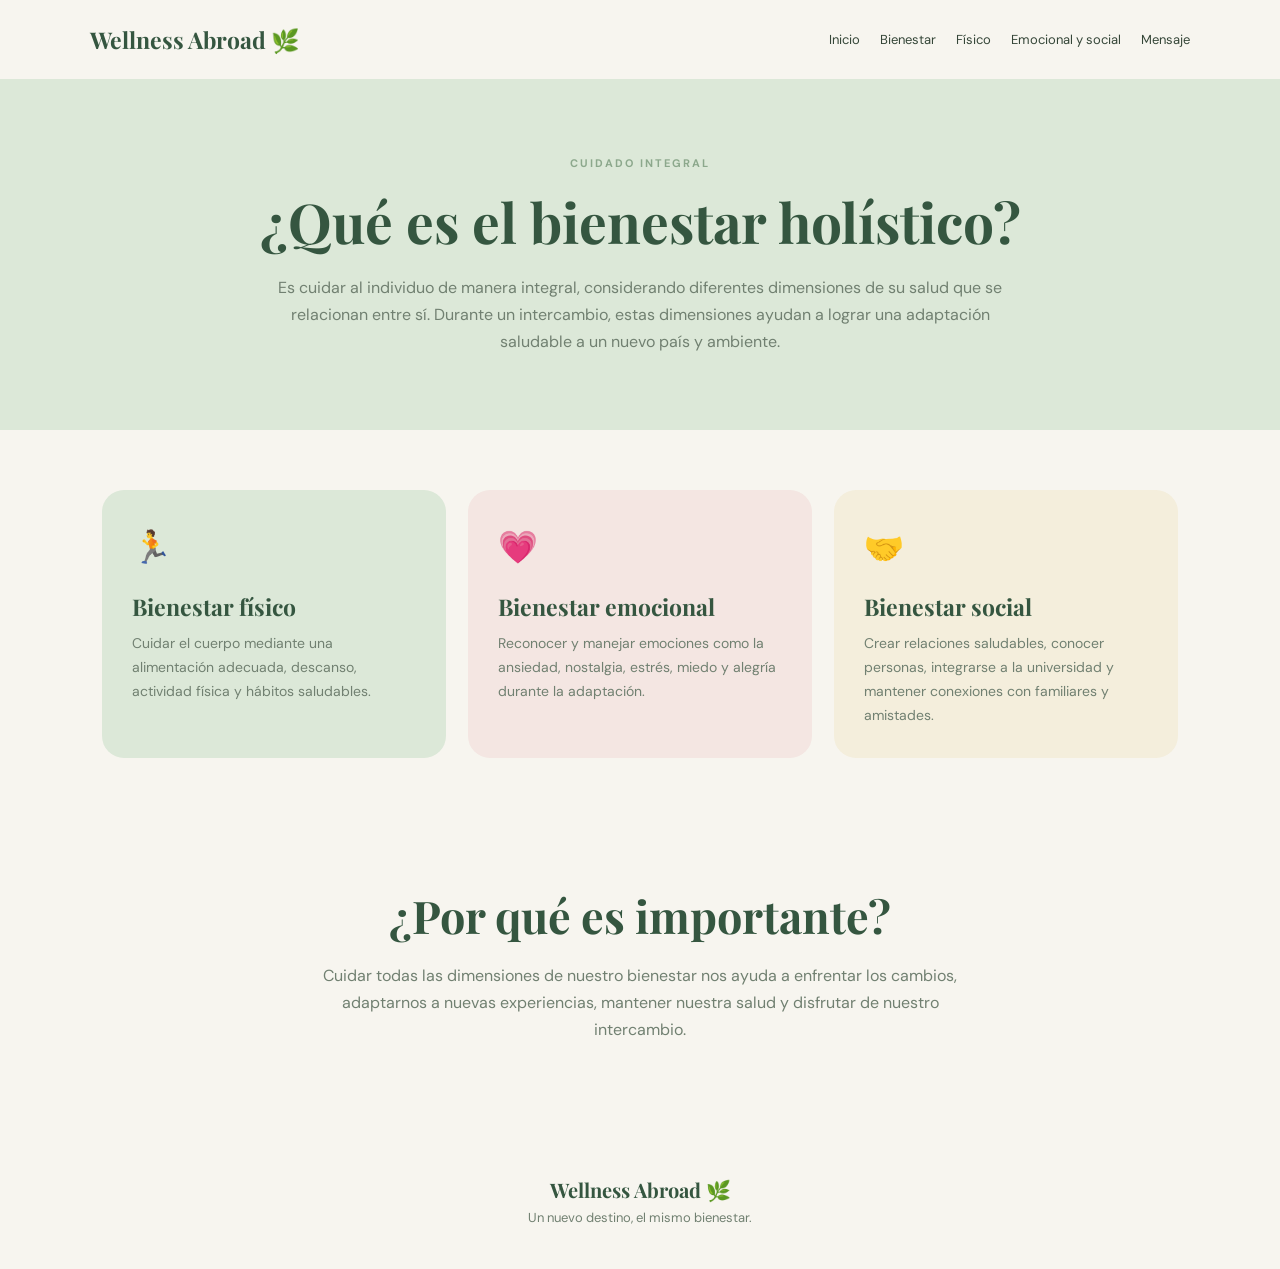
<file: bienestar.html>
<!DOCTYPE html>
<html lang="es">
<head>
    <meta charset="UTF-8">
    <meta name="viewport" content="width=device-width, initial-scale=1.0">
    <title>Bienestar Holístico | Wellness Abroad</title>
    <link rel="stylesheet" href="style.css">
</head>
<body>

<header>
    <a href="index.html" class="logo">Wellness Abroad 🌿</a>

    <nav>
        <a href="index.html">Inicio</a>
        <a href="bienestar.html">Bienestar</a>
        <a href="fisico.html">Físico</a>
        <a href="emocional.html">Emocional y social</a>
        <a href="mensaje.html">Mensaje</a>
    </nav>
</header>

<main>

    <section class="page-title">
        <p class="tag">CUIDADO INTEGRAL</p>
        <h1>¿Qué es el bienestar holístico?</h1>

        <p>
            Es cuidar al individuo de manera integral, considerando
            diferentes dimensiones de su salud que se relacionan entre sí.
            Durante un intercambio, estas dimensiones ayudan a lograr
            una adaptación saludable a un nuevo país y ambiente.
        </p>
    </section>

    <section class="cards">

        <div class="card green">
            <span>🏃</span>
            <h3>Bienestar físico</h3>
            <p>
                Cuidar el cuerpo mediante una alimentación adecuada,
                descanso, actividad física y hábitos saludables.
            </p>
        </div>

        <div class="card pink">
            <span>💗</span>
            <h3>Bienestar emocional</h3>
            <p>
                Reconocer y manejar emociones como la ansiedad,
                nostalgia, estrés, miedo y alegría durante la adaptación.
            </p>
        </div>

        <div class="card beige">
            <span>🤝</span>
            <h3>Bienestar social</h3>
            <p>
                Crear relaciones saludables, conocer personas,
                integrarse a la universidad y mantener conexiones
                con familiares y amistades.
            </p>
        </div>

    </section>

    <section class="intro">
        <h2>¿Por qué es importante?</h2>

        <p>
            Cuidar todas las dimensiones de nuestro bienestar nos ayuda
            a enfrentar los cambios, adaptarnos a nuevas experiencias,
            mantener nuestra salud y disfrutar de nuestro intercambio.
        </p>
    </section>

</main>

<footer>
    <p>Wellness Abroad 🌿</p>
    <p>Un nuevo destino, el mismo bienestar.</p>
</footer>

</body>
</html>
</file>
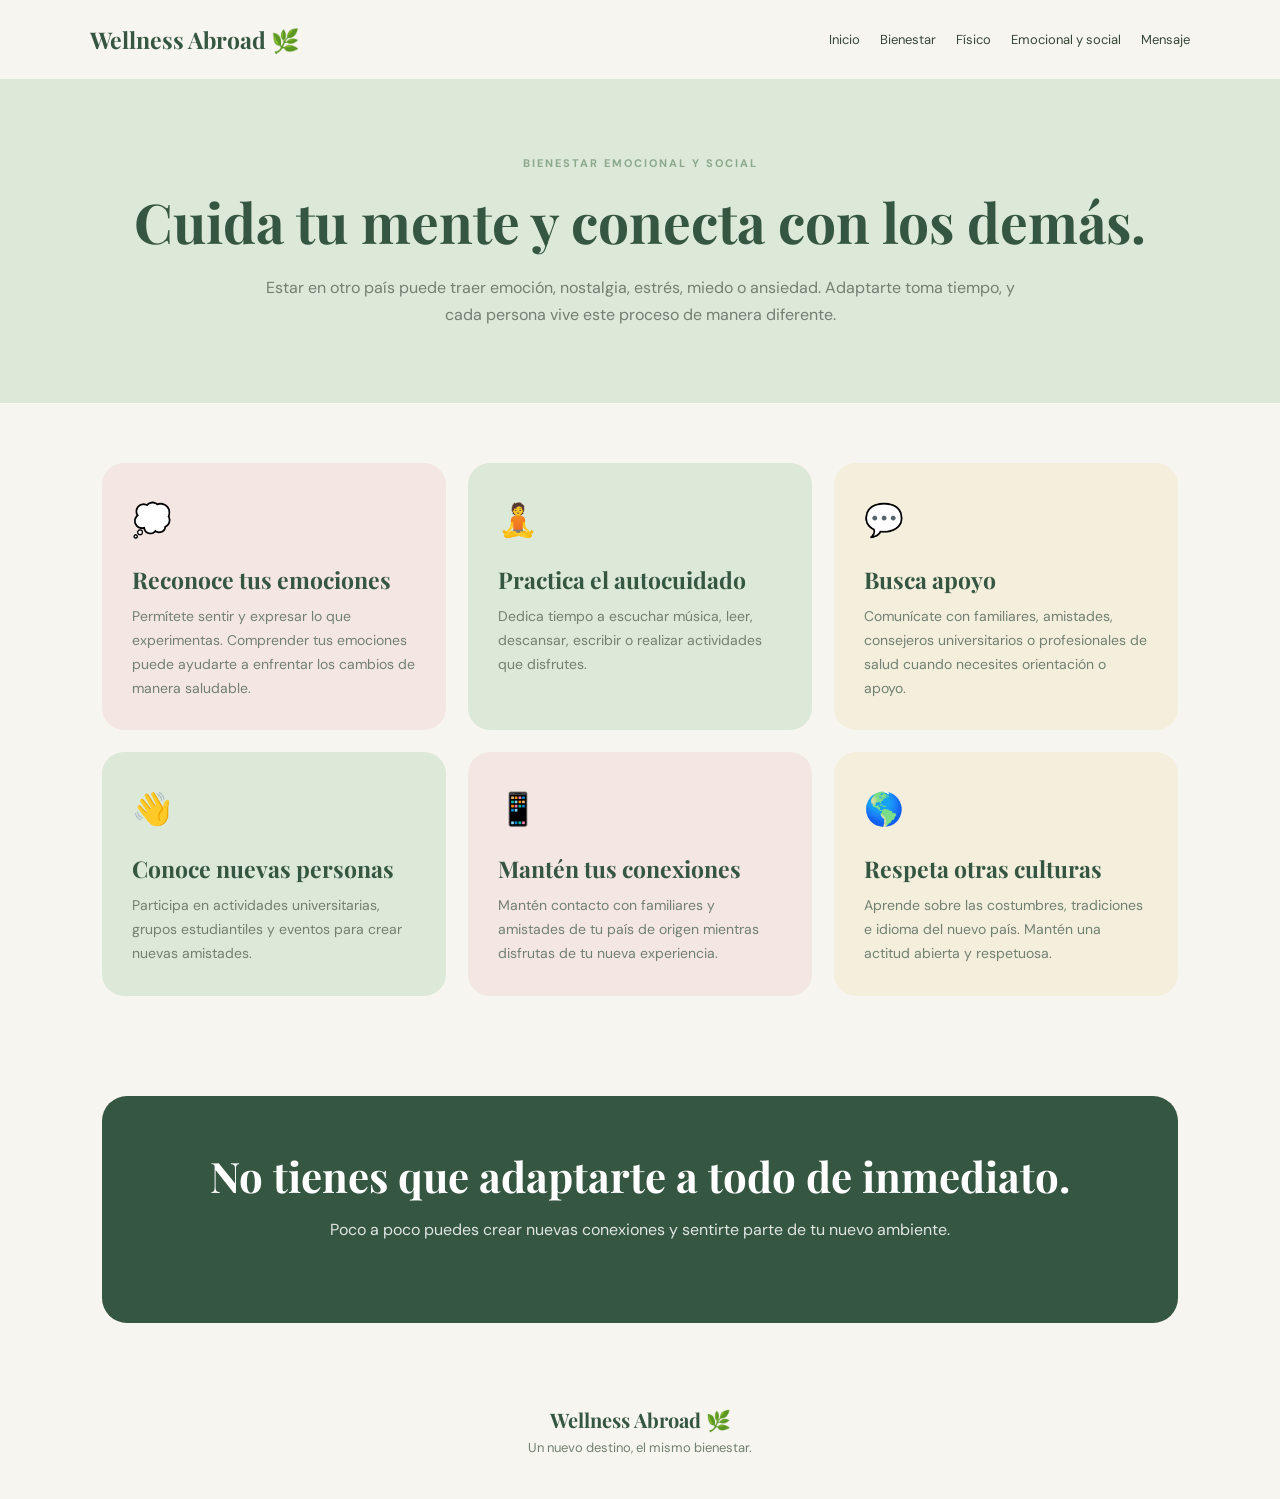
<file: emocional.html>
<!DOCTYPE html>
<html lang="es">
<head>
    <meta charset="UTF-8">
    <meta name="viewport" content="width=device-width, initial-scale=1.0">
    <title>Bienestar Emocional y Social | Wellness Abroad</title>
    <link rel="stylesheet" href="style.css">
</head>
<body>

<header>
    <a href="index.html" class="logo">Wellness Abroad 🌿</a>

    <nav>
        <a href="index.html">Inicio</a>
        <a href="bienestar.html">Bienestar</a>
        <a href="fisico.html">Físico</a>
        <a href="emocional.html">Emocional y social</a>
        <a href="mensaje.html">Mensaje</a>
    </nav>
</header>

<main>

    <section class="page-title">
        <p class="tag">BIENESTAR EMOCIONAL Y SOCIAL</p>
        <h1>Cuida tu mente y conecta con los demás.</h1>

        <p>
            Estar en otro país puede traer emoción, nostalgia,
            estrés, miedo o ansiedad. Adaptarte toma tiempo,
            y cada persona vive este proceso de manera diferente.
        </p>
    </section>

    <section class="cards">

        <div class="card pink">
            <span>💭</span>
            <h3>Reconoce tus emociones</h3>
            <p>
                Permítete sentir y expresar lo que experimentas.
                Comprender tus emociones puede ayudarte a enfrentar
                los cambios de manera saludable.
            </p>
        </div>

        <div class="card green">
            <span>🧘</span>
            <h3>Practica el autocuidado</h3>
            <p>
                Dedica tiempo a escuchar música, leer, descansar,
                escribir o realizar actividades que disfrutes.
            </p>
        </div>

        <div class="card beige">
            <span>💬</span>
            <h3>Busca apoyo</h3>
            <p>
                Comunícate con familiares, amistades, consejeros
                universitarios o profesionales de salud cuando
                necesites orientación o apoyo.
            </p>
        </div>

        <div class="card green">
            <span>👋</span>
            <h3>Conoce nuevas personas</h3>
            <p>
                Participa en actividades universitarias, grupos
                estudiantiles y eventos para crear nuevas amistades.
            </p>
        </div>

        <div class="card pink">
            <span>📱</span>
            <h3>Mantén tus conexiones</h3>
            <p>
                Mantén contacto con familiares y amistades de tu
                país de origen mientras disfrutas de tu nueva experiencia.
            </p>
        </div>

        <div class="card beige">
            <span>🌎</span>
            <h3>Respeta otras culturas</h3>
            <p>
                Aprende sobre las costumbres, tradiciones e idioma
                del nuevo país. Mantén una actitud abierta y respetuosa.
            </p>
        </div>

    </section>

    <section class="banner">
        <h2>No tienes que adaptarte a todo de inmediato.</h2>
        <p>Poco a poco puedes crear nuevas conexiones y sentirte parte de tu nuevo ambiente.</p>
    </section>

</main>

<footer>
    <p>Wellness Abroad 🌿</p>
    <p>Un nuevo destino, el mismo bienestar.</p>
</footer>

</body>
</html>
</file>
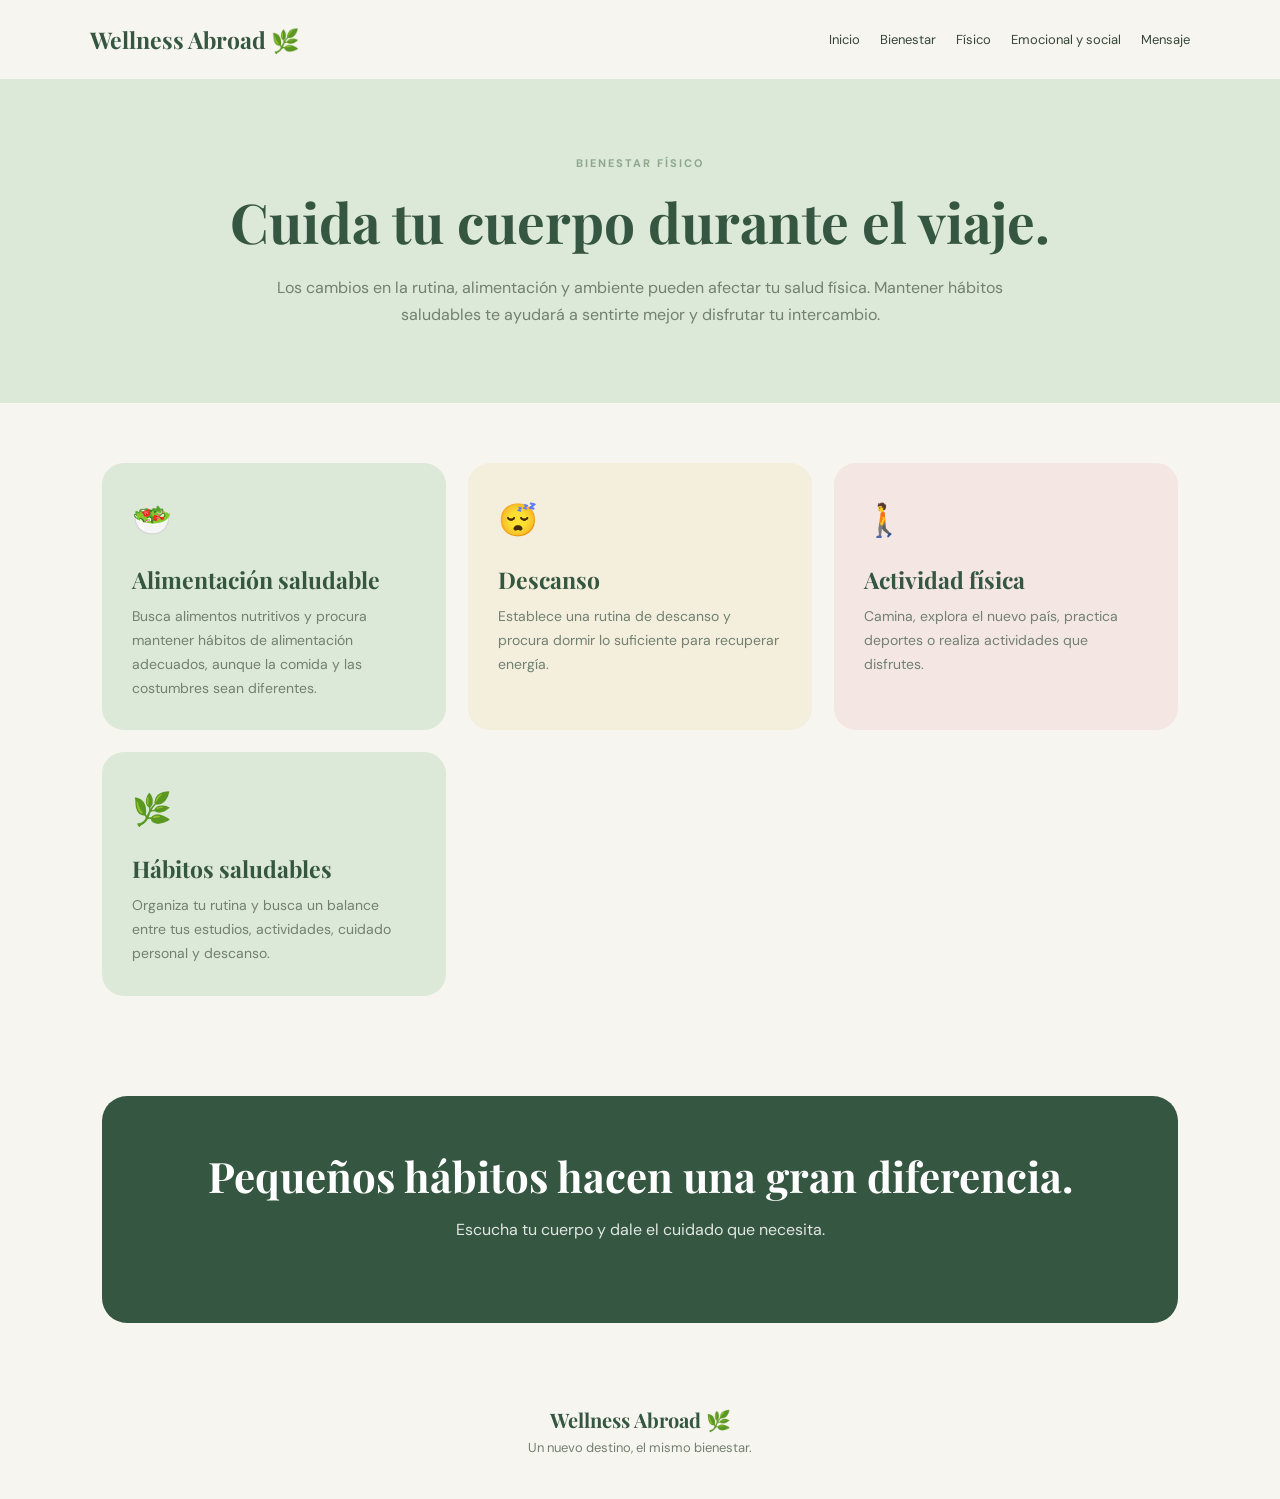
<file: fisico.html>
<!DOCTYPE html>
<html lang="es">
<head>
    <meta charset="UTF-8">
    <meta name="viewport" content="width=device-width, initial-scale=1.0">
    <title>Bienestar Físico | Wellness Abroad</title>
    <link rel="stylesheet" href="style.css">
</head>
<body>

<header>
    <a href="index.html" class="logo">Wellness Abroad 🌿</a>

    <nav>
        <a href="index.html">Inicio</a>
        <a href="bienestar.html">Bienestar</a>
        <a href="fisico.html">Físico</a>
        <a href="emocional.html">Emocional y social</a>
        <a href="mensaje.html">Mensaje</a>
    </nav>
</header>

<main>

    <section class="page-title">
        <p class="tag">BIENESTAR FÍSICO</p>
        <h1>Cuida tu cuerpo durante el viaje.</h1>

        <p>
            Los cambios en la rutina, alimentación y ambiente pueden
            afectar tu salud física. Mantener hábitos saludables
            te ayudará a sentirte mejor y disfrutar tu intercambio.
        </p>
    </section>

    <section class="cards">

        <div class="card green">
            <span>🥗</span>
            <h3>Alimentación saludable</h3>
            <p>
                Busca alimentos nutritivos y procura mantener hábitos
                de alimentación adecuados, aunque la comida y las
                costumbres sean diferentes.
            </p>
        </div>

        <div class="card beige">
            <span>😴</span>
            <h3>Descanso</h3>
            <p>
                Establece una rutina de descanso y procura dormir
                lo suficiente para recuperar energía.
            </p>
        </div>

        <div class="card pink">
            <span>🚶</span>
            <h3>Actividad física</h3>
            <p>
                Camina, explora el nuevo país, practica deportes
                o realiza actividades que disfrutes.
            </p>
        </div>

        <div class="card green">
            <span>🌿</span>
            <h3>Hábitos saludables</h3>
            <p>
                Organiza tu rutina y busca un balance entre tus
                estudios, actividades, cuidado personal y descanso.
            </p>
        </div>

    </section>

    <section class="banner">
        <h2>Pequeños hábitos hacen una gran diferencia.</h2>
        <p>Escucha tu cuerpo y dale el cuidado que necesita.</p>
    </section>

</main>

<footer>
    <p>Wellness Abroad 🌿</p>
    <p>Un nuevo destino, el mismo bienestar.</p>
</footer>

</body>
</html>
</file>
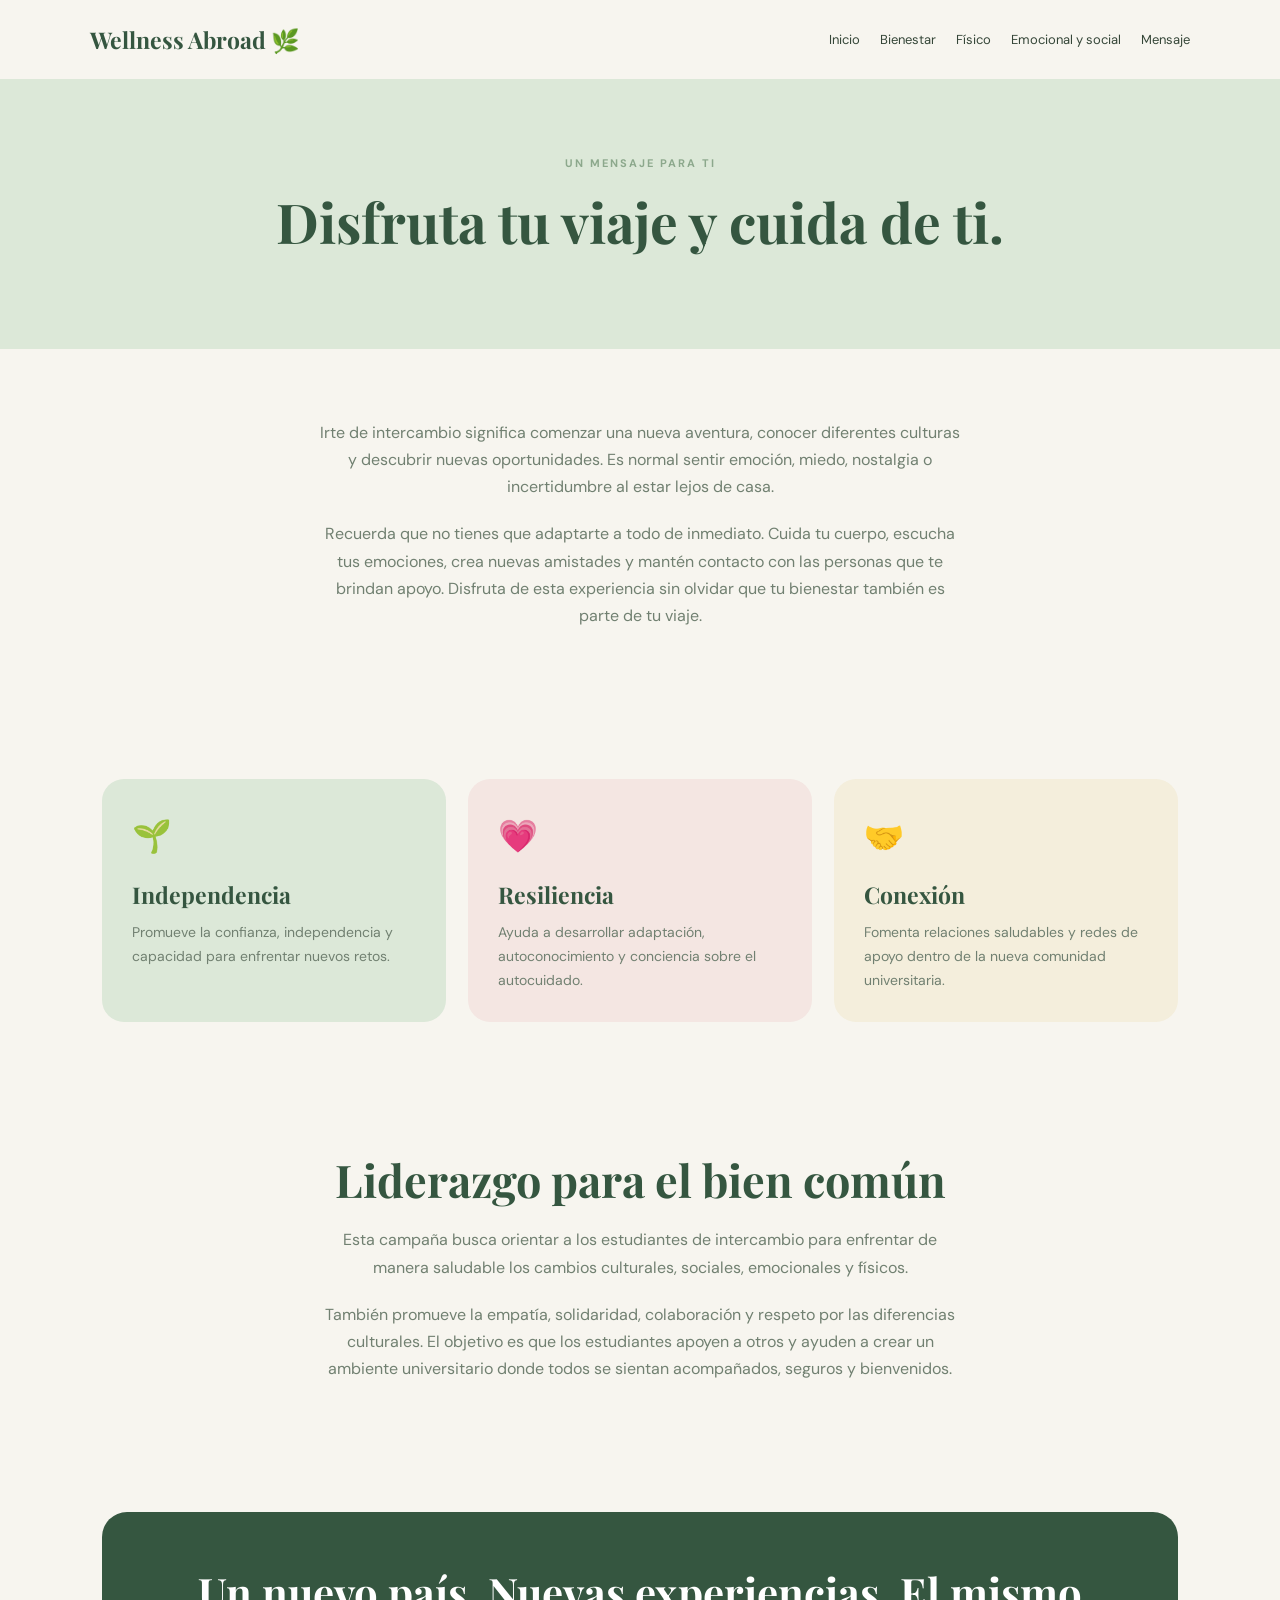
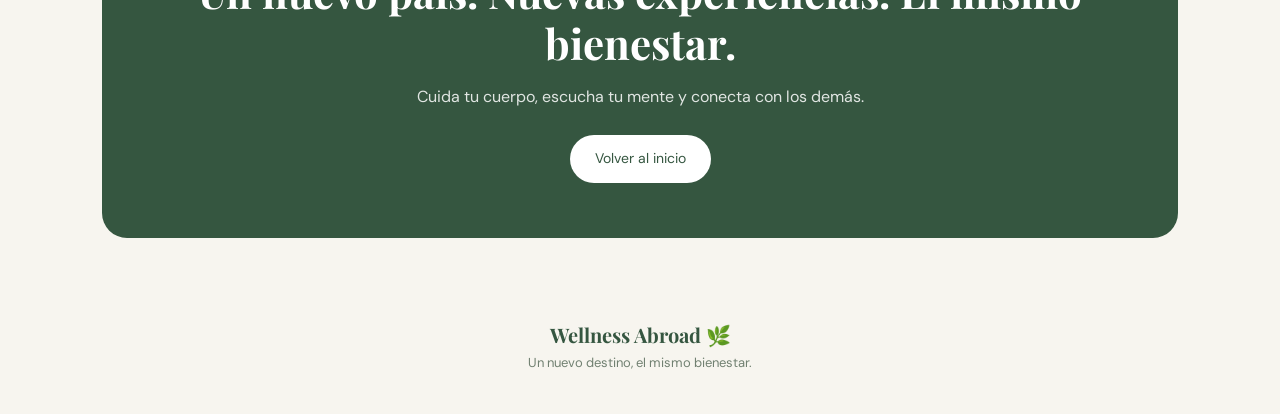
<file: mensaje.html>
<!DOCTYPE html>
<html lang="es">
<head>
    <meta charset="UTF-8">
    <meta name="viewport" content="width=device-width, initial-scale=1.0">
    <title>Mensaje | Wellness Abroad</title>
    <link rel="stylesheet" href="style.css">
</head>
<body>

<header>
    <a href="index.html" class="logo">Wellness Abroad 🌿</a>

    <nav>
        <a href="index.html">Inicio</a>
        <a href="bienestar.html">Bienestar</a>
        <a href="fisico.html">Físico</a>
        <a href="emocional.html">Emocional y social</a>
        <a href="mensaje.html">Mensaje</a>
    </nav>
</header>

<main>

    <section class="page-title">
        <p class="tag">UN MENSAJE PARA TI</p>
        <h1>Disfruta tu viaje y cuida de ti.</h1>
    </section>

    <section class="intro">
        <p>
            Irte de intercambio significa comenzar una nueva aventura,
            conocer diferentes culturas y descubrir nuevas oportunidades.
            Es normal sentir emoción, miedo, nostalgia o incertidumbre
            al estar lejos de casa.
        </p>

        <p>
            Recuerda que no tienes que adaptarte a todo de inmediato.
            Cuida tu cuerpo, escucha tus emociones, crea nuevas amistades
            y mantén contacto con las personas que te brindan apoyo.
            Disfruta de esta experiencia sin olvidar que tu bienestar
            también es parte de tu viaje.
        </p>
    </section>

    <section class="cards">

        <div class="card green">
            <span>🌱</span>
            <h3>Independencia</h3>
            <p>
                Promueve la confianza, independencia y capacidad
                para enfrentar nuevos retos.
            </p>
        </div>

        <div class="card pink">
            <span>💗</span>
            <h3>Resiliencia</h3>
            <p>
                Ayuda a desarrollar adaptación, autoconocimiento
                y conciencia sobre el autocuidado.
            </p>
        </div>

        <div class="card beige">
            <span>🤝</span>
            <h3>Conexión</h3>
            <p>
                Fomenta relaciones saludables y redes de apoyo
                dentro de la nueva comunidad universitaria.
            </p>
        </div>

    </section>

    <section class="intro">
        <h2>Liderazgo para el bien común</h2>

        <p>
            Esta campaña busca orientar a los estudiantes de intercambio
            para enfrentar de manera saludable los cambios culturales,
            sociales, emocionales y físicos.
        </p>

        <p>
            También promueve la empatía, solidaridad, colaboración
            y respeto por las diferencias culturales. El objetivo es
            que los estudiantes apoyen a otros y ayuden a crear un
            ambiente universitario donde todos se sientan acompañados,
            seguros y bienvenidos.
        </p>
    </section>

    <section class="banner">
        <h2>Un nuevo país. Nuevas experiencias. El mismo bienestar.</h2>

        <p>
            Cuida tu cuerpo, escucha tu mente y conecta con los demás.
        </p>

        <a href="index.html" class="button light">Volver al inicio</a>
    </section>

</main>

<footer>
    <p>Wellness Abroad 🌿</p>
    <p>Un nuevo destino, el mismo bienestar.</p>
</footer>

</body>
</html>
</file>
<file: style.css>
@import url('https://fonts.googleapis.com/css2?family=DM+Sans:wght@400;500;600;700&family=Playfair+Display:wght@500;600;700&display=swap');

:root {
    --cream: #F7F5EF;
    --white: #FFFFFF;
    --sage: #DCE8D8;
    --sage-dark: #8CA88C;
    --green: #355640;
    --pink: #F4E6E2;
    --beige: #F4EEDC;
    --text: #354638;
    --light-text: #718071;
}

* {
    margin: 0;
    padding: 0;
    box-sizing: border-box;
}

body {
    background: var(--cream);
    color: var(--text);
    font-family: 'DM Sans', sans-serif;
    line-height: 1.7;
}

h1, h2, h3 {
    font-family: 'Playfair Display', serif;
    line-height: 1.2;
}

a {
    text-decoration: none;
    color: inherit;
}

/* NAVIGATION */

header {
    display: flex;
    justify-content: space-between;
    align-items: center;
    padding: 20px 7%;
    flex-wrap: wrap;
    gap: 20px;
}

.logo {
    font-family: 'Playfair Display', serif;
    font-size: 23px;
    color: var(--green);
    font-weight: 700;
}

nav {
    display: flex;
    gap: 20px;
    flex-wrap: wrap;
}

nav a {
    color: var(--text);
    font-size: 13px;
}

nav a:hover {
    color: var(--sage-dark);
}

/* HERO */

.hero {
    display: grid;
    grid-template-columns: 1fr 1fr;
    align-items: center;
    gap: 50px;
    padding: 70px 8%;
}

.hero h1 {
    font-size: clamp(40px, 5vw, 65px);
    color: var(--green);
    margin-bottom: 25px;
}

.hero h1 span {
    color: var(--sage-dark);
}

.hero p {
    color: var(--light-text);
    margin-bottom: 25px;
}

.hero img {
    width: 100%;
    height: 400px;
    object-fit: cover;
    border-radius: 25px;
}

.tag {
    color: var(--sage-dark);
    font-size: 11px;
    font-weight: 700;
    letter-spacing: 2px;
    margin-bottom: 15px;
}

/* BUTTONS */

.button {
    display: inline-block;
    background: var(--green);
    color: white;
    padding: 12px 25px;
    border-radius: 30px;
    font-size: 14px;
    transition: 0.3s;
}

.button:hover {
    background: var(--sage-dark);
    transform: translateY(-2px);
}

.light {
    background: white;
    color: var(--green);
}

/* INTRO */

.intro {
    max-width: 850px;
    padding: 70px 8%;
    text-align: center;
    margin: auto;
}

.intro h2 {
    font-size: clamp(30px, 4vw, 45px);
    color: var(--green);
    margin-bottom: 20px;
}

.intro p {
    color: var(--light-text);
    margin-bottom: 20px;
}

/* PAGE TITLES */

.page-title {
    text-align: center;
    padding: 75px 8%;
    background: var(--sage);
}

.page-title h1 {
    font-size: clamp(35px, 5vw, 55px);
    color: var(--green);
    margin-bottom: 20px;
}

.page-title > p:not(.tag) {
    max-width: 750px;
    margin: auto;
    color: var(--light-text);
}

/* CARDS */

.cards {
    display: grid;
    grid-template-columns: repeat(3, 1fr);
    gap: 22px;
    padding: 60px 8%;
}

.card {
    padding: 30px;
    border-radius: 22px;
    transition: 0.3s;
}

.card:hover {
    transform: translateY(-5px);
}

.card span {
    display: block;
    font-size: 32px;
    margin-bottom: 18px;
}

.card h3 {
    font-size: 23px;
    color: var(--green);
    margin-bottom: 12px;
}

.card p {
    font-size: 14px;
    color: var(--light-text);
}

.green {
    background: var(--sage);
}

.pink {
    background: var(--pink);
}

.beige {
    background: var(--beige);
}

/* BANNER */

.banner {
    background: var(--green);
    color: white;
    text-align: center;
    margin: 40px 8%;
    padding: 55px 30px;
    border-radius: 25px;
}

.banner h2 {
    font-size: clamp(28px, 4vw, 42px);
    margin-bottom: 15px;
}

.banner p {
    margin-bottom: 25px;
    color: rgba(255,255,255,0.85);
}

/* FOOTER */

footer {
    text-align: center;
    padding: 40px 20px;
    color: var(--light-text);
    font-size: 13px;
}

footer p:first-child {
    font-family: 'Playfair Display', serif;
    color: var(--green);
    font-size: 20px;
    font-weight: bold;
}

/* MOBILE */

@media (max-width: 800px) {

    header {
        flex-direction: column;
        text-align: center;
    }

    nav {
        justify-content: center;
    }

    .hero {
        grid-template-columns: 1fr;
        padding: 50px 6%;
    }

    .hero img {
        height: 300px;
    }

    .cards {
        grid-template-columns: 1fr 1fr;
        padding: 40px 6%;
    }
}

@media (max-width: 550px) {

    nav {
        gap: 12px;
    }

    nav a {
        font-size: 12px;
    }

    .cards {
        grid-template-columns: 1fr;
    }

    .hero h1 {
        font-size: 40px;
    }

    .page-title {
        padding: 55px 6%;
    }

    .banner {
        margin: 30px 6%;
    }
}
</file>
